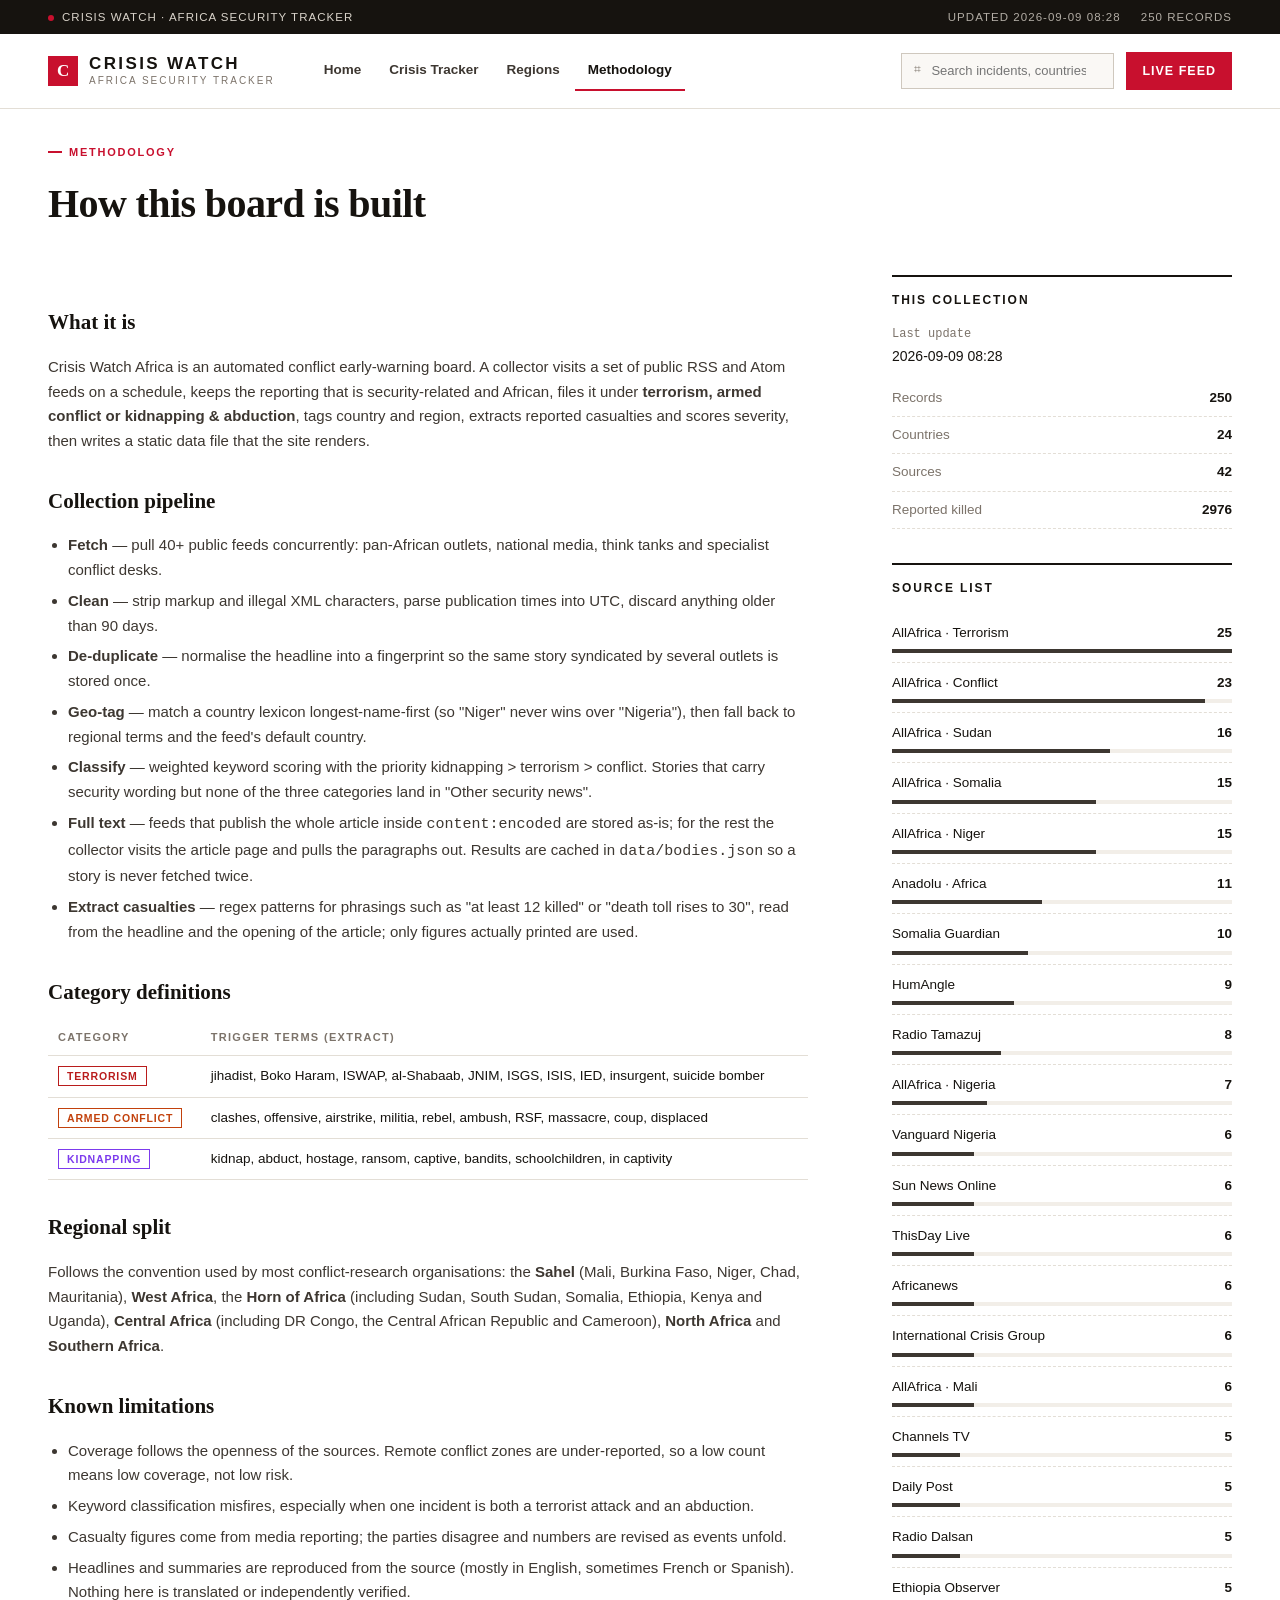
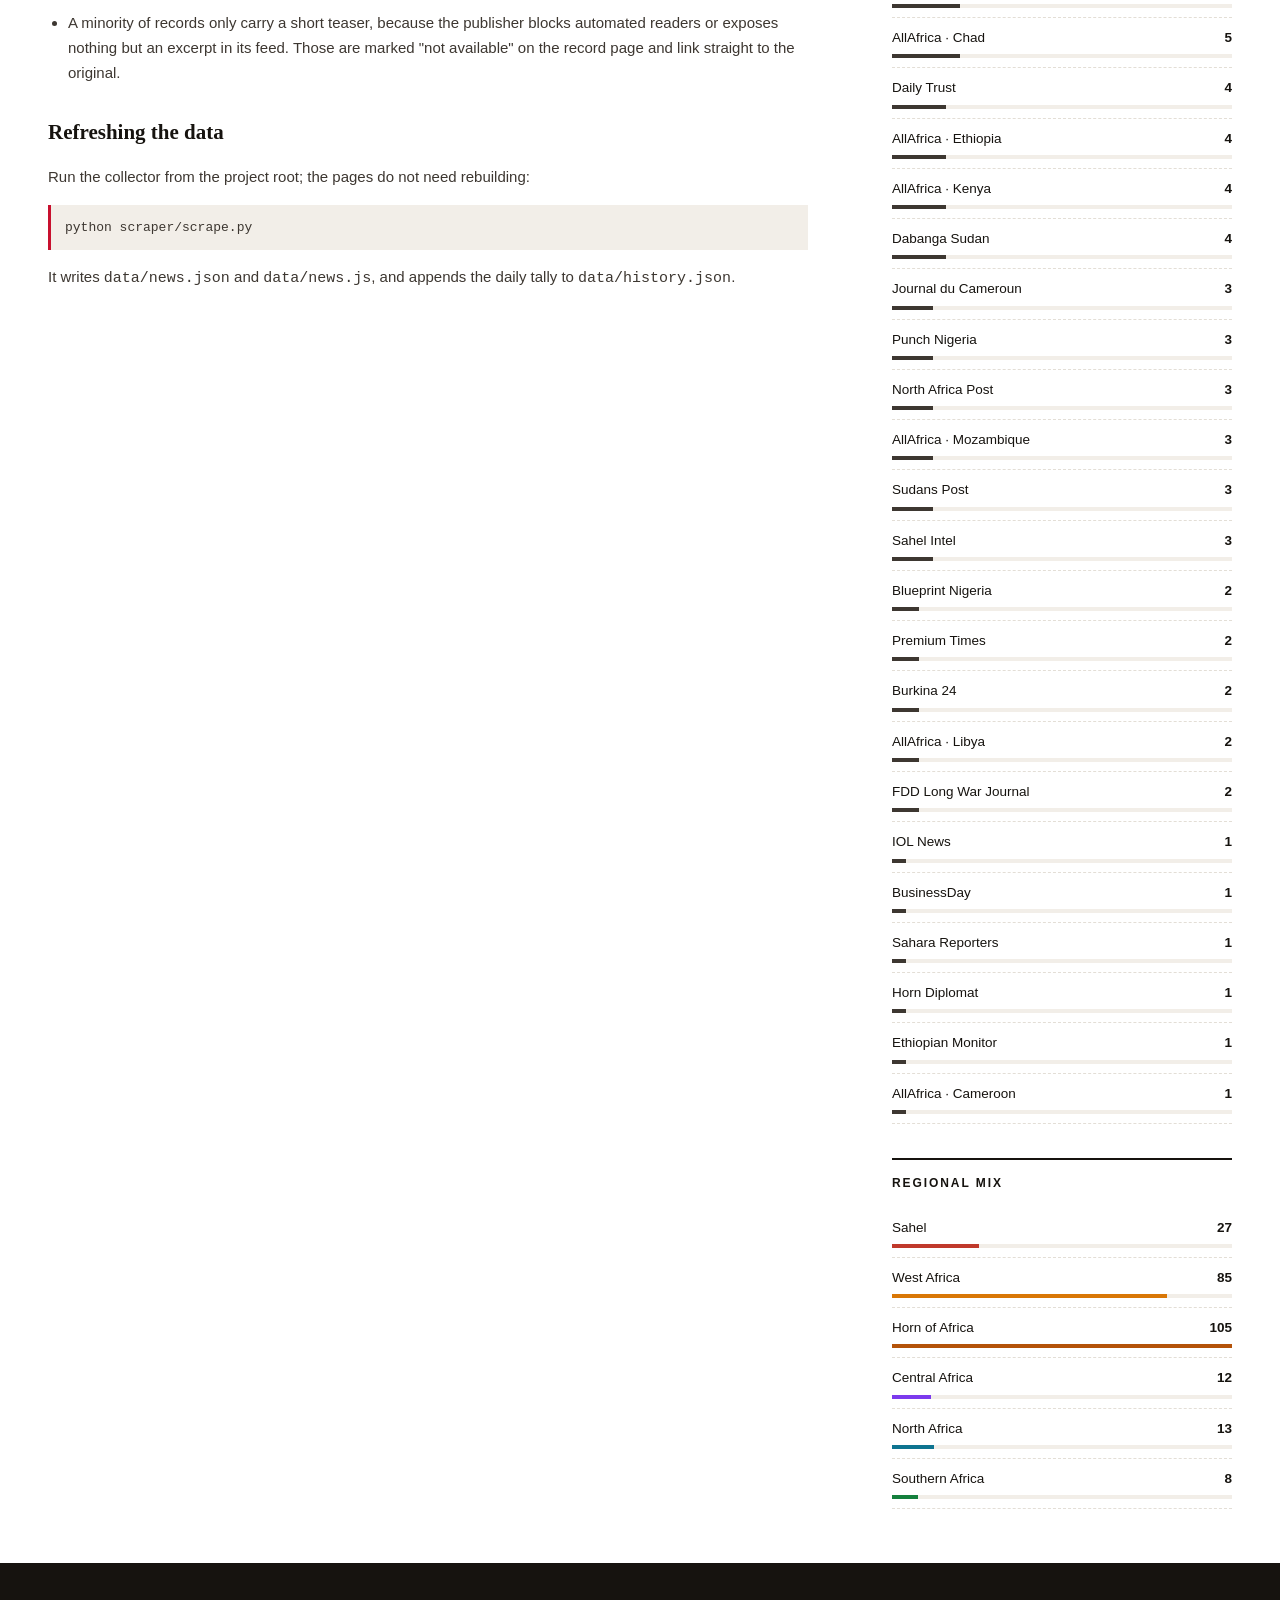
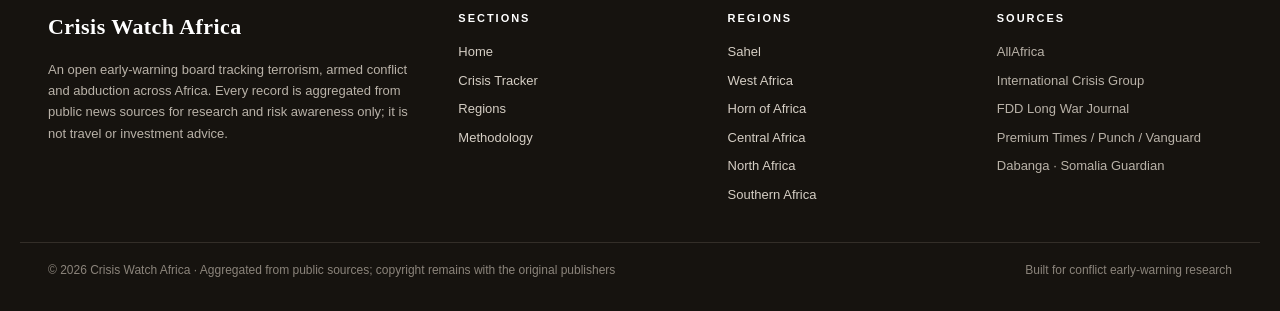
<file: about.html>
<!DOCTYPE html>
<html lang="en">
<head>
<meta charset="utf-8">
<meta name="viewport" content="width=device-width, initial-scale=1">
<title>Methodology &amp; Sources — Crisis Watch Africa</title>
<meta name="description" content="How records are collected, classified and geo-tagged; the source list; and the limits of the data.">
<link rel="stylesheet" href="assets/css/main.css">
</head>
<body>

<main class="wrap">
  <div style="padding:34px 0 10px">
    <div class="kicker">Methodology</div>
    <h1 style="font-family:var(--font-serif);font-size:clamp(28px,3.4vw,40px);margin:10px 0 8px;font-weight:700;letter-spacing:-.015em">
      How this board is built
    </h1>
  </div>

  <div class="cols" style="padding-top:20px">
    <div class="prose">
      <h3>What it is</h3>
      <p>
        Crisis Watch Africa is an automated conflict early-warning board. A collector visits a set
        of public RSS and Atom feeds on a schedule, keeps the reporting that is security-related and
        African, files it under <strong>terrorism, armed conflict or kidnapping &amp; abduction</strong>,
        tags country and region, extracts reported casualties and scores severity, then writes a
        static data file that the site renders.
      </p>

      <h3>Collection pipeline</h3>
      <ul>
        <li><strong>Fetch</strong> — pull 40+ public feeds concurrently: pan-African outlets,
            national media, think tanks and specialist conflict desks.</li>
        <li><strong>Clean</strong> — strip markup and illegal XML characters, parse publication
            times into UTC, discard anything older than 90 days.</li>
        <li><strong>De-duplicate</strong> — normalise the headline into a fingerprint so the same
            story syndicated by several outlets is stored once.</li>
        <li><strong>Geo-tag</strong> — match a country lexicon longest-name-first (so "Niger" never
            wins over "Nigeria"), then fall back to regional terms and the feed's default country.</li>
        <li><strong>Classify</strong> — weighted keyword scoring with the priority
            kidnapping &gt; terrorism &gt; conflict. Stories that carry security wording but none of
            the three categories land in "Other security news".</li>
        <li><strong>Full text</strong> — feeds that publish the whole article inside
            <span class="mono">content:encoded</span> are stored as-is; for the rest the collector
            visits the article page and pulls the paragraphs out. Results are cached in
            <span class="mono">data/bodies.json</span> so a story is never fetched twice.</li>
        <li><strong>Extract casualties</strong> — regex patterns for phrasings such as
            "at least 12 killed" or "death toll rises to 30", read from the headline and the
            opening of the article; only figures actually printed are used.</li>
      </ul>

      <h3>Category definitions</h3>
      <table class="src">
        <tr><th>Category</th><th>Trigger terms (extract)</th></tr>
        <tr><td><span class="tag" style="color:#B91C1C">Terrorism</span></td>
            <td>jihadist, Boko Haram, ISWAP, al-Shabaab, JNIM, ISGS, ISIS, IED, insurgent, suicide bomber</td></tr>
        <tr><td><span class="tag" style="color:#C2410C">Armed Conflict</span></td>
            <td>clashes, offensive, airstrike, militia, rebel, ambush, RSF, massacre, coup, displaced</td></tr>
        <tr><td><span class="tag" style="color:#7C3AED">Kidnapping</span></td>
            <td>kidnap, abduct, hostage, ransom, captive, bandits, schoolchildren, in captivity</td></tr>
      </table>

      <h3>Regional split</h3>
      <p>
        Follows the convention used by most conflict-research organisations: the
        <strong>Sahel</strong> (Mali, Burkina Faso, Niger, Chad, Mauritania),
        <strong>West Africa</strong>, the <strong>Horn of Africa</strong> (including Sudan, South
        Sudan, Somalia, Ethiopia, Kenya and Uganda), <strong>Central Africa</strong> (including DR
        Congo, the Central African Republic and Cameroon), <strong>North Africa</strong> and
        <strong>Southern Africa</strong>.
      </p>

      <h3>Known limitations</h3>
      <ul>
        <li>Coverage follows the openness of the sources. Remote conflict zones are under-reported,
            so a low count means low coverage, not low risk.</li>
        <li>Keyword classification misfires, especially when one incident is both a terrorist
            attack and an abduction.</li>
        <li>Casualty figures come from media reporting; the parties disagree and numbers are
            revised as events unfold.</li>
        <li>Headlines and summaries are reproduced from the source (mostly in English, sometimes
            French or Spanish). Nothing here is translated or independently verified.</li>
        <li>A minority of records only carry a short teaser, because the publisher blocks
            automated readers or exposes nothing but an excerpt in its feed. Those are marked
            "not available" on the record page and link straight to the original.</li>
      </ul>

      <h3>Refreshing the data</h3>
      <p>Run the collector from the project root; the pages do not need rebuilding:</p>
      <p class="mono" style="background:var(--paper-3);padding:12px 14px;border-left:3px solid var(--red);font-size:13px">
        python scraper/scrape.py
      </p>
      <p>It writes <span class="mono">data/news.json</span> and <span class="mono">data/news.js</span>,
      and appends the daily tally to <span class="mono">data/history.json</span>.</p>
    </div>

    <aside>
      <div class="side-block">
        <h4>This collection</h4>
        <div id="overview"></div>
      </div>
      <div class="side-block">
        <h4>Source list</h4>
        <ul class="rank" id="srcList"></ul>
      </div>
      <div class="side-block">
        <h4>Regional mix</h4>
        <ul class="rank" id="regList"></ul>
      </div>
    </aside>
  </div>
</main>

<script>document.write('<script src="data/news.js?v=' + Math.floor(Date.now()/36e5) + '"><\/script>');</script>
<script src="assets/js/app.js"></script>
<script>
(function () {
  var CW = window.CW, S = CW.STATS;
  CW.mountChrome("about");

  document.getElementById("overview").innerHTML =
    '<div class="mono muted" style="font-size:12px">Last update</div>' +
    '<div style="font-size:14px;margin-bottom:12px">' + CW.fmtDateTime(S.updated_at) + '</div>' +
    [["Records", S.total], ["Countries", S.countries], ["Sources", S.sources], ["Reported killed", S.fatalities]]
      .map(function (c) {
        return '<div class="row" style="display:flex;justify-content:space-between;padding:7px 0;border-bottom:1px dashed var(--line);font-size:13.5px">' +
          '<span class="muted">' + c[0] + '</span><b>' + (c[1] || 0) + '</b></div>';
      }).join("");

  var srcs = Object.keys(S.by_source || {});
  var smax = Math.max.apply(null, srcs.map(function (k) { return S.by_source[k]; }).concat([1]));
  document.getElementById("srcList").innerHTML = srcs.map(function (k) {
    return '<li><div class="row"><span>' + CW.esc(k) + '</span><b>' + S.by_source[k] + '</b></div>' +
      '<div class="bar"><i style="width:' + (S.by_source[k] / smax * 100) + '%;background:#3d3731"></i></div></li>';
  }).join("");

  var regs = CW.REGION_ORDER.filter(function (r) { return (S.by_region || {})[r]; });
  var rmax = Math.max.apply(null, regs.map(function (r) { return S.by_region[r]; }).concat([1]));
  document.getElementById("regList").innerHTML = regs.map(function (r) {
    return '<li><div class="row"><span>' + r + '</span><b>' + S.by_region[r] + '</b></div>' +
      '<div class="bar"><i style="width:' + (S.by_region[r] / rmax * 100) + '%;background:' +
      CW.regionColor(r) + '"></i></div></li>';
  }).join("");
})();
</script>
</body>
</html>
</file>
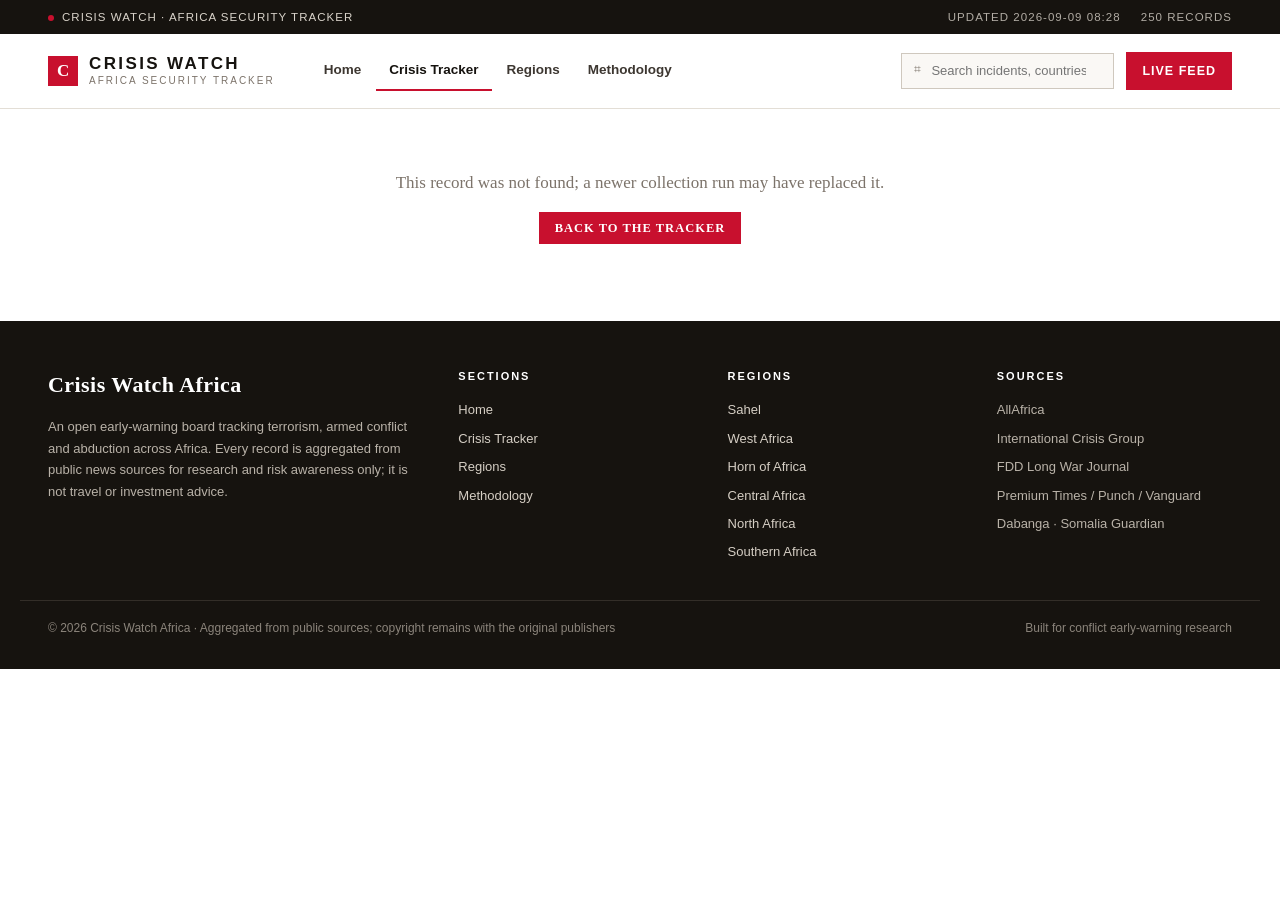
<file: article.html>
<!DOCTYPE html>
<html lang="en">
<head>
<meta charset="utf-8">
<meta name="viewport" content="width=device-width, initial-scale=1">
<title>Incident Record — Crisis Watch Africa</title>
<meta name="description" content="Incident detail: classification, geography, reported casualties, source link and related records.">
<link rel="stylesheet" href="assets/css/main.css">
</head>
<body>

<main class="wrap" id="main"></main>

<script>document.write('<script src="data/news.js?v=' + Math.floor(Date.now()/36e5) + '"><\/script>');</script>
<script src="assets/js/app.js"></script>
<script>
(function () {
  var CW = window.CW;
  var it = CW.byId(CW.getParam("id"));
  document.title = (it ? it.title.slice(0, 60) + " — " : "") + "Crisis Watch Africa";
  CW.mountChrome("tracker");

  if (!it) {
    document.getElementById("main").innerHTML =
      '<div class="empty">This record was not found; a newer collection run may have replaced it.' +
      '<div style="margin-top:16px"><a class="btn" href="tracker.html">Back to the tracker</a></div></div>';
    return;
  }

  var related = CW.ITEMS.filter(function (o) {
    return o.id !== it.id && o.category === it.category;
  }).slice(0, 6);

  var bodyLen = (it.body || "").length;
  var bodyBlock = bodyLen > 200
    ? '<div class="body-head"><h4>Full report</h4><span>' + bodyLen +
      ' characters · via ' + CW.esc(it.source) + '</span></div>' + CW.bodyHtml(it)
    : '<div class="body-head"><h4>Full report</h4><span>not available</span></div>' +
      '<p class="muted" style="margin:0 0 26px">This publisher only syndicates a short teaser in ' +
      'its feed, so no full text was captured. Use the button above to read the original article.</p>';

  document.getElementById("main").innerHTML =
    '<article class="article">' +
    '<div class="kicker">' + CW.catLabel(it.category) + '</div>' +
    '<h1>' + CW.esc(it.title) + '</h1>' +
    '<div class="meta" style="margin-bottom:18px">' +
    '<span>' + CW.esc(it.source) + '</span><i class="sep"></i>' +
    '<span>' + CW.esc(CW.fmtDateTime(it.published)) + '</span><i class="sep"></i>' +
    '<span>' + CW.esc(CW.timeAgo(it.published)) + '</span>' +
    '</div>' +
    CW.coverHtml(it, "", it.country || it.region) +
    '<p class="lede" style="margin-top:22px">' + CW.esc(it.summary) + '</p>' +
    '<div class="factbox"><h5>Incident breakdown</h5><dl>' +
    '<dt>Category</dt><dd><span class="tag" style="color:' + CW.catColor(it.category) + '">' +
    CW.catLabel(it.category) + '</span></dd>' +
    '<dt>Region</dt><dd>' + CW.esc(it.region || "Unspecified") + '</dd>' +
    '<dt>Country</dt><dd>' + CW.esc(it.country || "No country named in the headline or summary") + '</dd>' +
    '<dt>Reported killed</dt><dd>' + (it.fatalities > 0 ? '<b class="fat">' + it.fatalities +
    '</b> (as reported)' : "No figure stated in the report") + '</dd>' +
    '<dt>Severity</dt><dd>' + CW.esc(it.severity) + '</dd>' +
    '<dt>Source</dt><dd>' + CW.esc(it.source) + '</dd>' +
    '<dt>Published</dt><dd>' + CW.esc(CW.fmtDateTime(it.published)) + ' (UTC)</dd>' +
    '</dl>' +
    '<div style="margin-top:18px;display:flex;gap:10px;flex-wrap:wrap">' +
    '<a class="btn" href="' + CW.esc(it.url) + '" target="_blank" rel="noopener">Read the original &rarr;</a>' +
    '<a class="btn btn-ghost" href="tracker.html?cat=' + it.category + '">Same category</a>' +
    '<a class="btn btn-ghost" href="regions.html?region=' + encodeURIComponent(it.region) + '">' +
    CW.esc(it.region) + ' profile</a>' +
    '</div></div>' +
    bodyBlock +
    '<p class="muted" style="font-size:12.5px;border-top:1px solid var(--line);padding-top:14px">' +
    'This is an automated aggregation. The headline and summary are reproduced from the source ' +
    'without editing, and the casualty figure is extracted from the text, so it only reflects ' +
    'what the report said at the time. Always defer to the original article.</p>' +
    '<div style="border-top:2px solid var(--ink);padding-top:14px;margin-top:34px">' +
    '<h4 style="margin:0 0 6px;font-size:12px;letter-spacing:.16em;text-transform:uppercase">' +
    'Related records · ' + CW.catLabel(it.category) + '</h4></div>' +
    '<ul class="feed">' + CW.feedHtml(related) + '</ul>' +
    '<div style="margin:30px 0"><a class="btn btn-ghost" href="tracker.html">&larr; Back to the tracker</a></div>' +
    '</article>';
})();
</script>
</body>
</html>
</file>
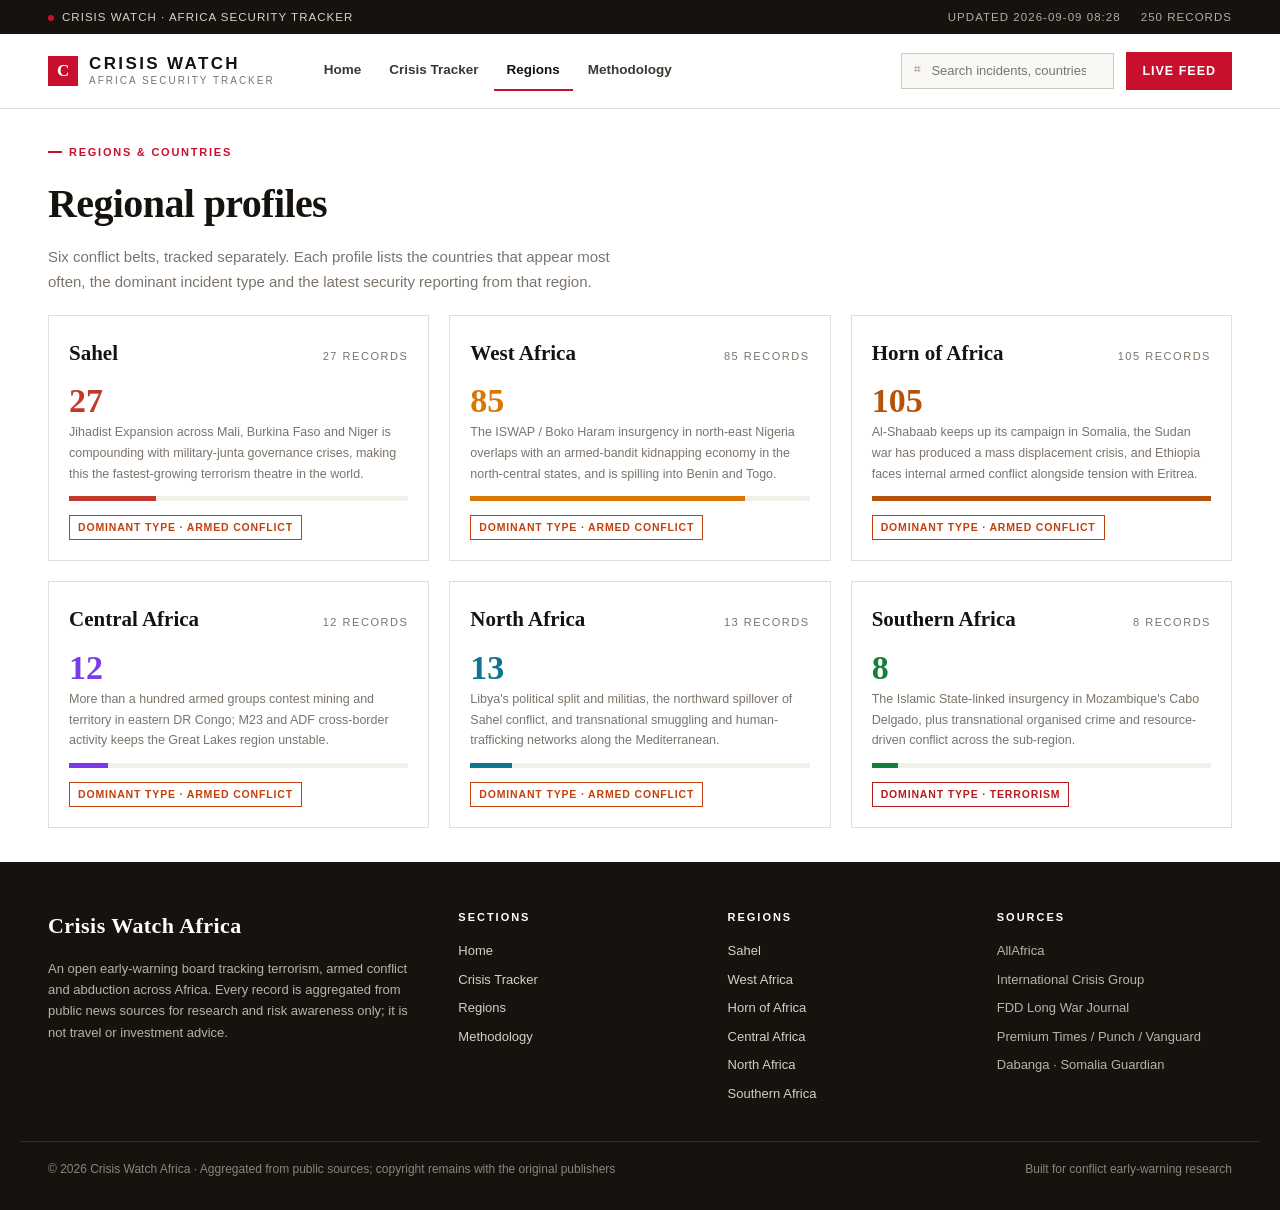
<file: regions.html>
<!DOCTYPE html>
<html lang="en">
<head>
<meta charset="utf-8">
<meta name="viewport" content="width=device-width, initial-scale=1">
<title>Regional Profiles — Crisis Watch Africa</title>
<meta name="description" content="Security profiles for the Sahel, West Africa, the Horn of Africa, Central Africa, North Africa and Southern Africa.">
<link rel="stylesheet" href="assets/css/main.css">
</head>
<body>

<main class="wrap">
  <div style="padding:34px 0 20px">
    <div class="kicker">Regions &amp; Countries</div>
    <h1 style="font-family:var(--font-serif);font-size:clamp(28px,3.4vw,40px);margin:10px 0 8px;font-weight:700;letter-spacing:-.015em">
      Regional profiles
    </h1>
    <p class="muted" style="margin:0;max-width:70ch">
      Six conflict belts, tracked separately. Each profile lists the countries that appear most
      often, the dominant incident type and the latest security reporting from that region.
    </p>
  </div>

  <div class="region-grid" id="grid" style="margin-bottom:34px"></div>
  <div id="detail"></div>
</main>

<script>document.write('<script src="data/news.js?v=' + Math.floor(Date.now()/36e5) + '"><\/script>');</script>
<script src="assets/js/app.js"></script>
<script>
(function () {
  var CW = window.CW, S = CW.STATS;
  CW.mountChrome("regions");

  var REGION_NOTE = {
    "Sahel": "Jihadist Expansion across Mali, Burkina Faso and Niger is compounding with military-junta governance crises, making this the fastest-growing terrorism theatre in the world.",
    "West Africa": "The ISWAP / Boko Haram insurgency in north-east Nigeria overlaps with an armed-bandit kidnapping economy in the north-central states, and is spilling into Benin and Togo.",
    "Horn of Africa": "Al-Shabaab keeps up its campaign in Somalia, the Sudan war has produced a mass displacement crisis, and Ethiopia faces internal armed conflict alongside tension with Eritrea.",
    "Central Africa": "More than a hundred armed groups contest mining and territory in eastern DR Congo; M23 and ADF cross-border activity keeps the Great Lakes region unstable.",
    "North Africa": "Libya's political split and militias, the northward spillover of Sahel conflict, and transnational smuggling and human-trafficking networks along the Mediterranean.",
    "Southern Africa": "The Islamic State-linked insurgency in Mozambique's Cabo Delgado, plus transnational organised crime and resource-driven conflict across the sub-region."
  };

  var regions = CW.REGION_ORDER.filter(function (r) { return (S.by_region || {})[r]; });
  var rmax = Math.max.apply(null, regions.map(function (r) { return S.by_region[r]; }).concat([1]));

  document.getElementById("grid").innerHTML = regions.map(function (r) {
    var list = CW.filterItems({ region: r });
    var cats = {};
    list.forEach(function (it) { cats[it.category] = (cats[it.category] || 0) + 1; });
    var topCat = CW.CAT_ORDER.filter(function (c) { return cats[c]; })
      .sort(function (a, b) { return cats[b] - cats[a]; })[0] || "other";
    return '<a class="region-card" href="?region=' + encodeURIComponent(r) + '">' +
      '<div class="rc-top"><h3>' + r + '</h3><span class="rc-en">' + list.length + ' records</span></div>' +
      '<div class="rc-num" style="color:' + CW.regionColor(r) + '">' + S.by_region[r] + '</div>' +
      '<div class="rc-sub">' + REGION_NOTE[r] + '</div>' +
      '<div class="rc-bar"><i style="width:' + (S.by_region[r] / rmax * 100) + '%;background:' +
      CW.regionColor(r) + '"></i></div>' +
      '<div class="tags" style="margin-top:14px"><span class="tag" style="color:' +
      CW.catColor(topCat) + '">Dominant type · ' + CW.catLabel(topCat) + '</span></div>' +
      '</a>';
  }).join("");

  var sel = CW.getParam("region");
  if (!sel || regions.indexOf(sel) === -1) return;

  var list = CW.filterItems({ region: sel });
  var cats = {}, ctry = {}, fatals = 0;
  list.forEach(function (it) {
    cats[it.category] = (cats[it.category] || 0) + 1;
    if (it.country) ctry[it.country] = (ctry[it.country] || 0) + 1;
    fatals += it.fatalities;
  });
  var topCountries = Object.keys(ctry).sort(function (a, b) { return ctry[b] - ctry[a]; }).slice(0, 6);
  var cmax = Math.max.apply(null, topCountries.map(function (c) { return ctry[c]; }).concat([1]));

  document.getElementById("detail").innerHTML =
    '<section class="section" style="border-top:1px solid var(--line)">' +
    '<div class="section-head"><div><div class="kicker">Regional Profile</div>' +
    '<h2>' + CW.esc(sel) + '</h2></div>' +
    '<a class="more" href="tracker.html?region=' + encodeURIComponent(sel) +
    '">Every record from this region &rarr;</a></div>' +
    '<div class="cols"><div>' +
    '<ul class="feed">' + CW.feedHtml(list.slice(0, 10)) + '</ul>' +
    '</div><aside>' +
    '<div class="side-block"><h4>Regional mix</h4>' +
    '<div class="mono muted" style="font-size:12px;margin-bottom:10px">' + list.length +
    ' records · ' + fatals + ' reported killed</div>' +
    CW.CAT_ORDER.filter(function (c) { return cats[c]; }).map(function (c) {
      return '<div class="row" style="display:flex;justify-content:space-between;font-size:13.5px;margin:8px 0">' +
        '<span>' + CW.catLabel(c) + '</span><b>' + cats[c] + '</b></div>' +
        '<div class="bar" style="height:4px;background:#f2eee8;margin-bottom:6px"><i style="display:block;height:100%;width:' +
        (cats[c] / list.length * 100) + '%;background:' + CW.catColor(c) + '"></i></div>';
    }).join("") + '</div>' +
    '<div class="side-block"><h4>Most frequent countries</h4><ul class="rank">' +
    topCountries.map(function (c) {
      return '<li><div class="row"><span>' + CW.esc(c) + '</span><b>' + ctry[c] + '</b></div>' +
        '<div class="bar"><i style="width:' + (ctry[c] / cmax * 100) + '%;background:' +
        CW.regionColor(sel) + '"></i></div></li>';
    }).join("") + '</ul></div>' +
    '</aside></div></section>';

  var el = document.getElementById("detail");
  if (el.scrollIntoView) el.scrollIntoView({ behavior: "smooth", block: "start" });
})();
</script>
</body>
</html>
</file>
<file: assets/css/main.css>
/* ==========================================================================
   Africa Crisis Watch - design system
   Modelled on International Crisis Group: red accent, serif headlines,
   hairline rules, strong hierarchy. System fonts only, no external requests.
   ========================================================================== */

:root {
  --red: #c8102e;
  --red-dark: #9b0c24;
  --red-soft: #fdecee;
  --ink: #16130f;
  --ink-2: #3d3731;
  --muted: #7c736a;
  --line: #e3ded6;
  --line-2: #cfc8be;
  --paper: #ffffff;
  --paper-2: #faf8f5;
  --paper-3: #f2eee8;

  --font-serif: Georgia, "Times New Roman", "Songti SC", "Noto Serif CJK SC", serif;
  --font-sans: -apple-system, BlinkMacSystemFont, "Segoe UI", "PingFang SC",
    "Hiragino Sans GB", "Microsoft YaHei", "Source Han Sans SC", sans-serif;
  --font-mono: "SFMono-Regular", Consolas, "Liberation Mono", Menlo, monospace;

  --maxw: 1240px;
  --shadow: 0 1px 2px rgba(20, 16, 12, 0.04), 0 8px 24px rgba(20, 16, 12, 0.06);
}

* { box-sizing: border-box; }

html { -webkit-text-size-adjust: 100%; }

body {
  margin: 0;
  background: var(--paper);
  color: var(--ink);
  font-family: var(--font-sans);
  font-size: 15px;
  line-height: 1.65;
  -webkit-font-smoothing: antialiased;
}

a { color: inherit; text-decoration: none; }
img { max-width: 100%; display: block; }
button { font: inherit; color: inherit; }

.wrap {
  width: 100%;
  max-width: var(--maxw);
  margin: 0 auto;
  padding: 0 28px;
}

/* --------------------------------------------------------- top notice bar */
.topbar {
  background: var(--ink);
  color: #d9d3ca;
  font-size: 11.5px;
  letter-spacing: 0.09em;
  text-transform: uppercase;
}
.topbar .wrap {
  display: flex;
  align-items: center;
  justify-content: space-between;
  gap: 16px;
  height: 34px;
}
.topbar .dot {
  display: inline-block;
  width: 6px; height: 6px;
  border-radius: 50%;
  background: var(--red);
  margin-right: 8px;
  animation: pulse 2.4s ease-in-out infinite;
}
@keyframes pulse { 0%,100% { opacity: 1; } 50% { opacity: 0.25; } }
.topbar-right { display: flex; gap: 20px; opacity: 0.8; }

/* --------------------------------------------------------- masthead */
.masthead {
  background: var(--paper);
  border-bottom: 1px solid var(--line);
  position: sticky;
  top: 0;
  z-index: 60;
}
.masthead .wrap {
  display: flex;
  align-items: center;
  gap: 28px;
  height: 74px;
}
.logo { display: flex; align-items: center; gap: 11px; flex-shrink: 0; }
.logo-mark {
  width: 30px; height: 30px;
  background: var(--red);
  color: #fff;
  display: grid; place-items: center;
  font-family: var(--font-serif);
  font-weight: 700;
  font-size: 17px;
  letter-spacing: -0.02em;
}
.logo-text { line-height: 1.05; }
.logo-text b {
  display: block;
  font-size: 17px;
  letter-spacing: 0.14em;
  font-weight: 800;
}
.logo-text span {
  display: block;
  font-size: 10px;
  letter-spacing: 0.2em;
  color: var(--muted);
  text-transform: uppercase;
  margin-top: 3px;
}

.nav { display: flex; gap: 2px; margin-left: 8px; }
.nav a {
  padding: 8px 13px;
  font-size: 13.5px;
  font-weight: 600;
  color: var(--ink-2);
  border-bottom: 2px solid transparent;
  white-space: nowrap;
}
.nav a:hover { color: var(--red); }
.nav a.active { color: var(--ink); border-bottom-color: var(--red); }

.mast-right { margin-left: auto; display: flex; align-items: center; gap: 12px; }
.searchbox {
  display: flex; align-items: center; gap: 8px;
  border: 1px solid var(--line-2);
  padding: 7px 12px;
  background: var(--paper-2);
  min-width: 210px;
}
.searchbox:focus-within { border-color: var(--ink); background: #fff; }
.searchbox input {
  border: 0; outline: 0; background: transparent;
  font-size: 13px; width: 100%; color: var(--ink);
}
.btn {
  background: var(--red);
  color: #fff;
  border: 0;
  padding: 9px 16px;
  font-size: 12.5px;
  font-weight: 700;
  letter-spacing: 0.08em;
  text-transform: uppercase;
  cursor: pointer;
  white-space: nowrap;
}
.btn:hover { background: var(--red-dark); }
.btn-ghost {
  background: transparent; color: var(--ink);
  border: 1px solid var(--line-2);
}
.btn-ghost:hover { border-color: var(--ink); background: var(--paper-2); }

/* --------------------------------------------------------- typography */
.kicker {
  font-size: 11px;
  font-weight: 800;
  letter-spacing: 0.16em;
  text-transform: uppercase;
  color: var(--red);
  display: flex; align-items: center; gap: 7px;
}
.kicker::before {
  content: ""; width: 14px; height: 2px; background: var(--red); flex: none;
}
.kicker.plain::before { display: none; }

.section { padding: 46px 0; }
.section + .section { border-top: 1px solid var(--line); }
.section-head {
  display: flex; align-items: baseline; justify-content: space-between;
  gap: 20px; margin-bottom: 22px; flex-wrap: wrap;
}
.section-head h2 {
  font-family: var(--font-serif);
  font-size: 27px;
  font-weight: 700;
  margin: 0;
  letter-spacing: -0.01em;
}
.section-head .more { font-size: 12.5px; font-weight: 700; color: var(--red); letter-spacing: 0.04em; }
.section-head .more:hover { text-decoration: underline; }

.rule { height: 1px; background: var(--line); }

/* --------------------------------------------------------- homepage hero */
.hero {
  display: grid;
  grid-template-columns: 1.55fr 1fr;
  gap: 34px;
  padding: 34px 0 40px;
}
.hero-feature { display: block; }
.cover {
  position: relative;
  width: 100%;
  aspect-ratio: 16 / 9;
  overflow: hidden;
  background: linear-gradient(135deg, #2b2119, #57402f 55%, #8c2323);
  display: grid;
  place-items: center;
}
.cover img {
  position: absolute; inset: 0;
  width: 100%; height: 100%; object-fit: cover;
}
.cover .cover-word {
  position: relative;
  font-family: var(--font-serif);
  font-size: clamp(26px, 4.4vw, 54px);
  font-weight: 700;
  color: rgba(255, 255, 255, 0.9);
  letter-spacing: 0.04em;
  text-shadow: 0 2px 18px rgba(0, 0, 0, 0.35);
  padding: 0 24px;
  text-align: center;
  mix-blend-mode: screen;
}
.cover .cover-tag {
  position: absolute; left: 0; bottom: 0;
  background: var(--red); color: #fff;
  font-size: 11px; font-weight: 800; letter-spacing: 0.15em;
  text-transform: uppercase; padding: 7px 14px;
}
.cover.sm { aspect-ratio: 16 / 10; }

.hero-feature h1 {
  font-family: var(--font-serif);
  font-size: clamp(28px, 3.1vw, 42px);
  line-height: 1.14;
  margin: 18px 0 12px;
  font-weight: 700;
  letter-spacing: -0.015em;
}
.hero-feature h1 a:hover { color: var(--red); }
.hero-feature p.sum {
  color: var(--ink-2);
  font-size: 15.5px;
  margin: 0 0 14px;
  max-width: 62ch;
}

.meta {
  display: flex; align-items: center; gap: 12px;
  flex-wrap: wrap;
  font-size: 11.5px; letter-spacing: 0.08em; text-transform: uppercase;
  color: var(--muted);
}
.meta .sep { width: 1px; height: 11px; background: var(--line-2); }

.hero-side { display: flex; flex-direction: column; gap: 0; }
.hero-side .mini {
  display: grid;
  grid-template-columns: 96px 1fr;
  gap: 14px;
  padding: 16px 0;
  border-top: 1px solid var(--line);
}
.hero-side .mini:first-child { border-top: 0; padding-top: 0; }
.hero-side .mini h3 {
  margin: 4px 0 6px;
  font-family: var(--font-serif);
  font-size: 16.5px;
  line-height: 1.28;
  font-weight: 700;
}
.hero-side .mini h3 a:hover { color: var(--red); }

/* --------------------------------------------------------- headline figures */
.stats {
  display: grid;
  grid-template-columns: repeat(4, 1fr);
  border: 1px solid var(--line);
  background: var(--paper-2);
}
.stat { padding: 20px 22px; border-right: 1px solid var(--line); }
.stat:last-child { border-right: 0; }
.stat b {
  display: block;
  font-family: var(--font-serif);
  font-size: 38px;
  line-height: 1;
  font-weight: 700;
  color: var(--red);
  letter-spacing: -0.02em;
}
.stat span {
  display: block; margin-top: 7px;
  font-size: 11.5px; letter-spacing: 0.13em; text-transform: uppercase; color: var(--muted);
}
.stat small { display: block; margin-top: 2px; font-size: 11.5px; color: var(--muted); }

/* --------------------------------------------------------- tags */
.tags { display: flex; gap: 6px; flex-wrap: wrap; }
.tag {
  font-size: 10.5px;
  font-weight: 700;
  letter-spacing: 0.08em;
  text-transform: uppercase;
  padding: 3px 8px;
  border: 1px solid currentColor;
  white-space: nowrap;
}
.tag.solid { color: #fff; border-color: transparent; }
.dot-sev {
  display: inline-block; width: 7px; height: 7px; border-radius: 50%; margin-right: 6px;
}

/* --------------------------------------------------------- feed list */
.toolbar {
  display: flex; align-items: center; gap: 10px; flex-wrap: wrap;
  padding: 14px 0 18px;
  border-bottom: 1px solid var(--line);
  margin-bottom: 6px;
}
.chip {
  border: 1px solid var(--line-2);
  background: #fff;
  padding: 6px 13px;
  font-size: 12.5px;
  font-weight: 600;
  cursor: pointer;
  color: var(--ink-2);
  border-radius: 999px;
}
.chip:hover { border-color: var(--ink); }
.chip.on { background: var(--ink); color: #fff; border-color: var(--ink); }
.chip .n { opacity: 0.55; margin-left: 5px; font-size: 11px; }

.feed { list-style: none; margin: 0; padding: 0; }
.feed > li {
  display: grid;
  grid-template-columns: 108px 1fr;
  gap: 22px;
  padding: 20px 0;
  border-bottom: 1px solid var(--line);
  align-items: start;
}
.feed .thumb {
  aspect-ratio: 4 / 3;
  overflow: hidden;
  position: relative;
  background: var(--paper-3);
}
.feed h3 {
  margin: 0 0 7px;
  font-family: var(--font-serif);
  font-size: 20px;
  line-height: 1.28;
  font-weight: 700;
  letter-spacing: -0.01em;
}
.feed h3 a:hover { color: var(--red); }
.feed p {
  margin: 0 0 10px;
  color: var(--ink-2);
  font-size: 14px;
  display: -webkit-box;
  -webkit-line-clamp: 2;
  -webkit-box-orient: vertical;
  overflow: hidden;
}
.feed .when {
  font-family: var(--font-mono);
  font-size: 11.5px;
  color: var(--muted);
  letter-spacing: 0.02em;
}
.feed .fat {
  color: var(--red);
  font-weight: 700;
}

.empty {
  padding: 60px 0; text-align: center; color: var(--muted);
  font-family: var(--font-serif); font-size: 17px;
}

/* --------------------------------------------------------- two-column layout */
.cols { display: grid; grid-template-columns: 1fr 340px; gap: 44px; }
.side-block { border-top: 2px solid var(--ink); padding-top: 14px; margin-bottom: 34px; }
.side-block h4 {
  margin: 0 0 14px;
  font-size: 12px; letter-spacing: 0.16em; text-transform: uppercase;
}
.rank { list-style: none; margin: 0; padding: 0; }
.rank li { padding: 9px 0; border-bottom: 1px dashed var(--line); }
.rank .row { display: flex; justify-content: space-between; font-size: 13.5px; margin-bottom: 5px; }
.rank .row b { font-weight: 700; }
.rank .bar { height: 4px; background: var(--paper-3); }
.rank .bar i { display: block; height: 100%; background: var(--red); }

/* --------------------------------------------------------- region cards */
.region-grid {
  display: grid;
  grid-template-columns: repeat(3, 1fr);
  gap: 20px;
}
.region-card {
  border: 1px solid var(--line);
  padding: 20px;
  background: #fff;
  transition: box-shadow 0.15s, transform 0.15s;
  display: block;
}
.region-card:hover { box-shadow: var(--shadow); transform: translateY(-2px); }
.region-card .rc-top { display: flex; justify-content: space-between; align-items: baseline; }
.region-card h3 {
  margin: 0;
  font-family: var(--font-serif);
  font-size: 21px;
  font-weight: 700;
}
.region-card .rc-en {
  font-size: 11px; letter-spacing: 0.14em; text-transform: uppercase; color: var(--muted);
}
.region-card .rc-num {
  font-family: var(--font-serif); font-size: 34px; font-weight: 700; line-height: 1;
  margin: 14px 0 4px;
}
.region-card .rc-sub { font-size: 12.5px; color: var(--muted); min-height: 34px; }
.region-card .rc-bar { height: 5px; background: var(--paper-3); margin-top: 12px; }
.region-card .rc-bar i { display: block; height: 100%; }

/* --------------------------------------------------------- charts */
.chart-card {
  border: 1px solid var(--line);
  padding: 20px 22px;
  background: var(--paper-2);
}
.chart-card h4 {
  margin: 0 0 4px; font-size: 12px; letter-spacing: 0.16em; text-transform: uppercase;
}
.chart-card .hint { font-size: 12px; color: var(--muted); margin-bottom: 12px; }
.legend { display: flex; gap: 16px; flex-wrap: wrap; margin-top: 12px; font-size: 12px; }
.legend span { display: flex; align-items: center; gap: 6px; }
.legend i { width: 10px; height: 10px; display: inline-block; }

/* --------------------------------------------------------- article page */
.article { max-width: 780px; margin: 0 auto; padding: 40px 0 60px; }
.article h1 {
  font-family: var(--font-serif);
  font-size: clamp(28px, 3.4vw, 44px);
  line-height: 1.14;
  margin: 16px 0 16px;
  font-weight: 700;
  letter-spacing: -0.015em;
}
.article .lede {
  font-family: var(--font-serif);
  font-size: 19px;
  line-height: 1.62;
  color: var(--ink-2);
  border-left: 3px solid var(--red);
  padding-left: 18px;
  margin: 0 0 26px;
}
.article .article-body {
  font-family: var(--font-serif);
  font-size: 17px;
  line-height: 1.78;
  color: #2b2621;
  margin: 0 0 26px;
}
.article .article-body p { margin: 0 0 17px; }
.article .body-head {
  display: flex; align-items: baseline; justify-content: space-between;
  border-top: 2px solid var(--ink); padding-top: 12px; margin: 30px 0 16px;
}
.article .body-head h4 {
  margin: 0; font-size: 12px; letter-spacing: 0.16em; text-transform: uppercase;
}
.article .body-head span { font-size: 12px; color: var(--muted); }
.factbox {
  border: 1px solid var(--line);
  background: var(--paper-2);
  padding: 18px 20px;
  margin: 26px 0;
}
.factbox h5 {
  margin: 0 0 12px; font-size: 11.5px; letter-spacing: 0.16em; text-transform: uppercase; color: var(--red);
}
.factbox dl { display: grid; grid-template-columns: 96px 1fr; gap: 8px 16px; margin: 0; font-size: 13.5px; }
.factbox dt { color: var(--muted); }
.factbox dd { margin: 0; }

/* --------------------------------------------------------- about page */
.prose { max-width: 760px; }
.prose h3 {
  font-family: var(--font-serif); font-size: 21px; margin: 30px 0 10px; font-weight: 700;
}
.prose p { color: var(--ink-2); }
.prose ul { color: var(--ink-2); padding-left: 20px; }
.prose li { margin-bottom: 6px; }
table.src { width: 100%; border-collapse: collapse; font-size: 13.5px; margin-top: 10px; }
table.src th, table.src td { border-bottom: 1px solid var(--line); padding: 9px 10px; text-align: left; }
table.src th { font-size: 11px; letter-spacing: 0.12em; text-transform: uppercase; color: var(--muted); }
table.src td.num { font-family: var(--font-mono); text-align: right; }

/* --------------------------------------------------------- footer */
.footer {
  background: var(--ink);
  color: #b9b2a8;
  margin-top: 20px;
  padding: 46px 0 30px;
  font-size: 13px;
}
.footer .wrap { display: grid; grid-template-columns: 1.6fr 1fr 1fr 1fr; gap: 34px; }
.footer h5 {
  color: #fff; margin: 0 0 14px;
  font-size: 11px; letter-spacing: 0.18em; text-transform: uppercase;
}
.footer a { color: #d5cec4; }
.footer a:hover { color: #fff; text-decoration: underline; }
.footer ul { list-style: none; margin: 0; padding: 0; }
.footer li { margin-bottom: 7px; }
.footer .brand {
  font-family: var(--font-serif); font-size: 22px; color: #fff; font-weight: 700;
  letter-spacing: 0.02em; margin-bottom: 10px;
}
.footer .fine {
  border-top: 1px solid #332e28; margin-top: 30px; padding-top: 18px;
  font-size: 12px; color: #8b847b;
  display: flex; justify-content: space-between; gap: 20px; flex-wrap: wrap;
}

/* --------------------------------------------------------- responsive */
@media (max-width: 1080px) {
  .hero { grid-template-columns: 1fr; }
  .cols { grid-template-columns: 1fr; }
  .region-grid { grid-template-columns: repeat(2, 1fr); }
  .footer .wrap { grid-template-columns: 1fr 1fr; }
}
@media (max-width: 760px) {
  .wrap { padding: 0 16px; }
  .masthead .wrap { height: auto; flex-wrap: wrap; padding-top: 12px; padding-bottom: 12px; gap: 12px; }
  .nav { margin-left: 0; overflow-x: auto; width: 100%; }
  .mast-right { margin-left: 0; width: 100%; }
  .searchbox { flex: 1; min-width: 0; }
  .stats { grid-template-columns: 1fr 1fr; }
  .stat { border-bottom: 1px solid var(--line); }
  .region-grid { grid-template-columns: 1fr; }
  .feed > li { grid-template-columns: 1fr; gap: 12px; }
  .feed .thumb { width: 100%; aspect-ratio: 16/9; }
  .footer .wrap { grid-template-columns: 1fr; }
}

/* --------------------------------------------------------- utilities */
.mono { font-family: var(--font-mono); }
.muted { color: var(--muted); }
.nowrap { white-space: nowrap; }
.loadmore { display: block; width: 100%; margin: 26px 0 0; }
.sr { position: absolute; width: 1px; height: 1px; overflow: hidden; clip: rect(0 0 0 0); }
</file>
